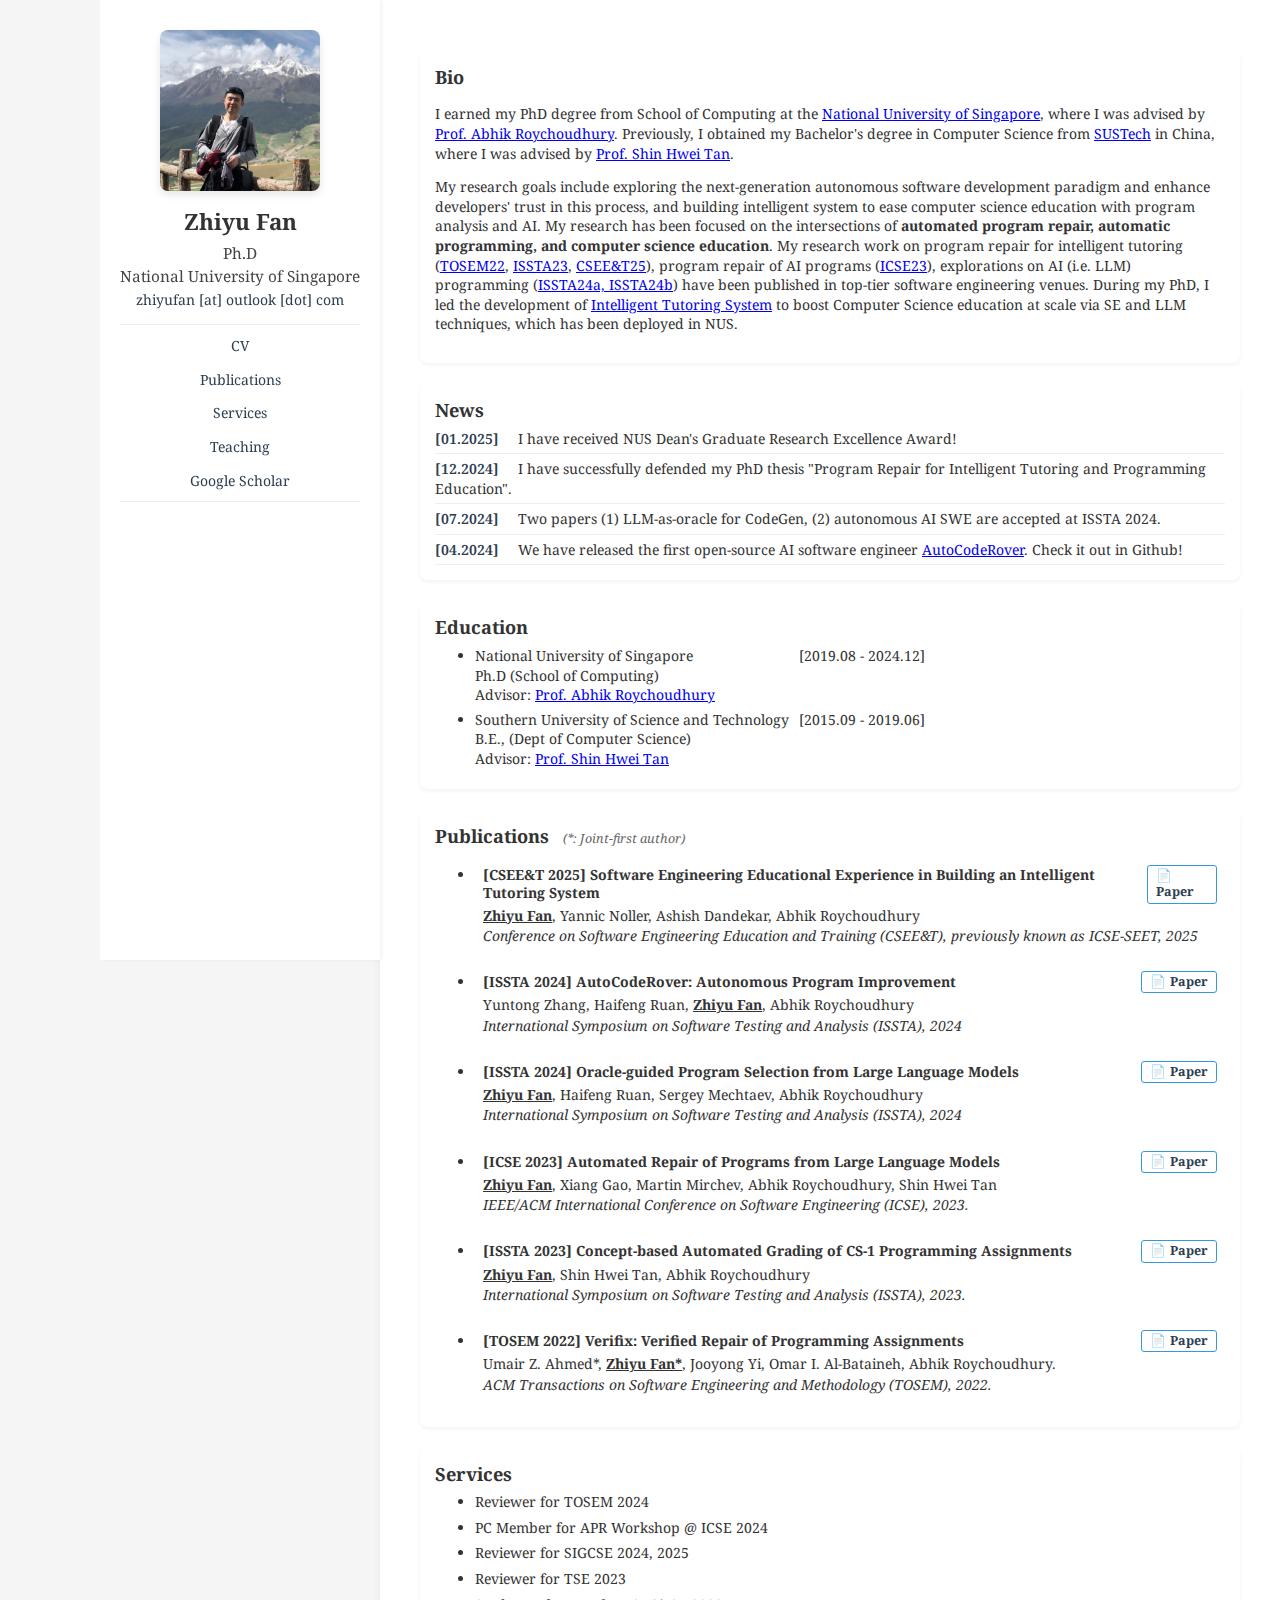
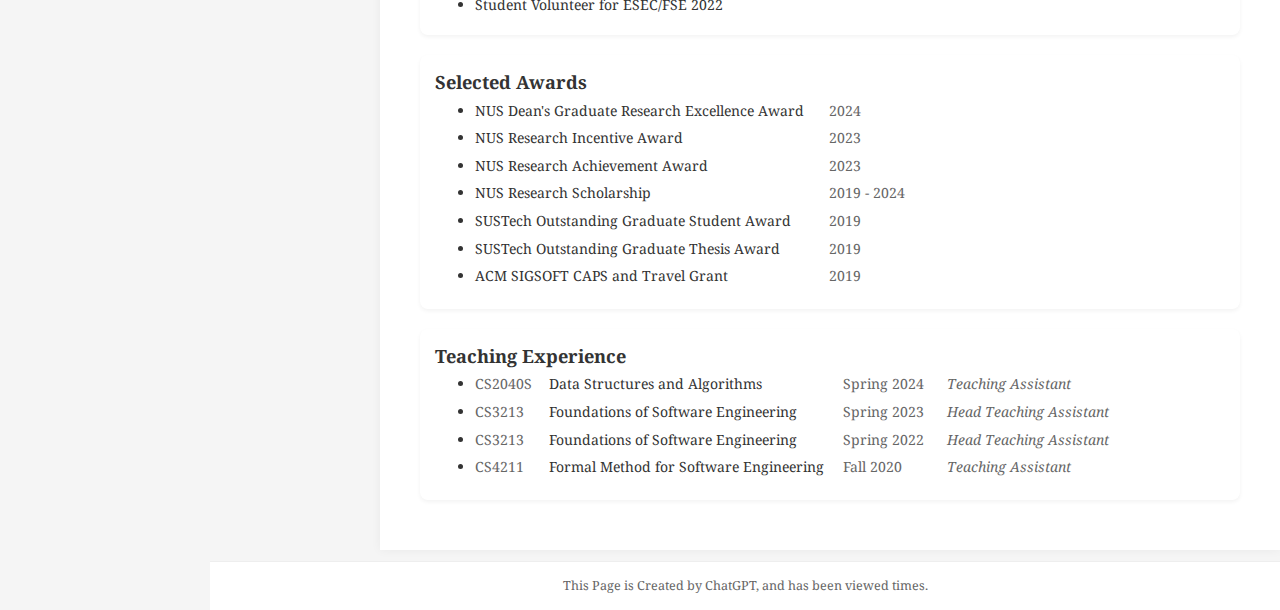
<file: index.html>
<!DOCTYPE html>
<html>

<head>
  <title>Zhiyu Fan</title>
  <meta name="viewport" content="width=device-width, initial-scale=1">
  <link rel="stylesheet" href="style.css">
  <script async src="//busuanzi.ibruce.info/busuanzi/2.3/busuanzi.pure.mini.js">
  </script> 
  <meta name="description" content="Zhiyu Fan's academic homepage - Research in Software Engineering and AI">
  <meta name="keywords" content="Zhiyu Fan, Software Engineering, AI, Program Repair">
  <link rel="preconnect" href="https://fonts.googleapis.com">
  <link rel="preconnect" href="https://fonts.gstatic.com" crossorigin>
  <link href="https://fonts.googleapis.com/css2?family=Noto+Serif:wght@400;600&display=swap" rel="stylesheet">
</head>

<body>
  <header>

    <div class="profile">
      <img src="files/photo.jpg" alt="Zhiyu Fan" class="profile-image" loading="lazy">
      <div class="profile-text">
        <h1>Zhiyu Fan</h1>
        <h2> Ph.D</h2>
        <h2>National University of Singapore</h2>
        <address>
          <script type="text/javascript">
            var parts = ['zhiyu', 'fan', 'outlook'];
            document.write(
              '<span class="email">' + 
              parts[0] + parts[1] + ' [at] ' + parts[2] + ' [dot] ' + 'com' +
              '</span>'
            );
          </script>
          <noscript>
            <span class="email">zhiyufan [at] outlook [dot] com</span>
          </noscript>
        </address>
        <div class="navbar">
          <a href="files/cv.pdf">CV</a>
          <a href="#publications">Publications</a>
          <!-- <a href="projects.html">Projects</a> -->
          <a href="#services">Services</a>
          <a href="#teaching">Teaching</a>
          <a href="https://scholar.google.com/citations?user=FDeRRkIAAAAJ&hl=en">Google Scholar</a>
        </div>
        </div>
      
    </div>
    
  </header>
  
  <main>
    <section>
      <h2>Bio</h2>
      <p>I earned my PhD degree from School of Computing at the <a href="https://www.nus.edu.sg/">National University of
          Singapore</a>, where I was advised by <a href="https://abhikrc.com/">Prof. Abhik Roychoudhury</a></span>. Previously, I obtained my Bachelor's degree in Computer
        Science from <a href="https://www.sustech.edu.cn/en/">SUSTech<a> in
            China, where I was advised by <a href="https://shinhwei.com/">Prof. Shin Hwei Tan</a>.</p>
      <p>My research goals include exploring the next-generation autonomous software development paradigm and enhance developers' trust in this process, and building intelligent system to ease computer science education with program analysis and AI. My research has been focused on the intersections of <strong>automated program repair, automatic programming, and computer science education</strong>.
         My research work on program repair for intelligent tutoring (<a href="files/TOSEM2022.pdf">TOSEM22</a>, <a href="files/ISSTA2023.pdf">ISSTA23</a>, <a href="https://arxiv.org/pdf/2310.05472">CSEE&T25</a>), program repair of AI programs (<a href="files/ICSE2023.pdf">ICSE23</a>), explorations on AI (i.e. LLM) programming (<a href="files/ISSTA2024b.pdf">ISSTA24a, ISSTA24b</a>) have been published in top-tier software engineering venues. During my PhD, I led the development of <a href="projects.html">Intelligent Tutoring System</a> to boost Computer Science education at scale via SE and LLM techniques, which has been deployed in NUS.
      <!-- Detail can be found at <a href="projects.html">[Projects]</a>. -->
      </p>
      </section>

    <section class="news">
      <h2>News</h2>
      <div class="news-item">
        <span class="news-date">[01.2025]</span>
        <span class="news-content">I have received NUS Dean's Graduate Research Excellence Award!</span>
      </div>
      <div class="news-item">
        <span class="news-date">[12.2024]</span>
        <span class="news-content">I have successfully defended my PhD thesis "Program Repair for Intelligent Tutoring and Programming Education".</span>
      </div>
      <div class="news-item">
        <span class="news-date">[07.2024]</span>
        <span class="news-content">Two papers (1) LLM-as-oracle for CodeGen, (2) autonomous AI SWE are accepted at ISSTA 2024.</span>
      </div>
      <div class="news-item">
        <span class="news-date">[04.2024]</span>
        <span class="news-content">We have released the first open-source AI software engineer <a href="https://github.com/nus-apr/auto-code-rover">AutoCodeRover</a>. Check it out in Github!</span>
      </div>
    </section>

    <section>
      <h2>Education</h2>
      <ul>
        <li class="education">
          
          <span class="education-university">National University of Singapore</span>      
          <span class="education-dates">[2019.08 - 2024.12] </span><br>
          <span class="education-degree">Ph.D (School of Computing)</span><br>
          <span class="education-advisor">Advisor: <a href="https://abhikrc.com/">Prof. Abhik Roychoudhury</a></span>
        </li>
        <li class="education">
          <span class="education-university">Southern University of Science and Technology</span>
          <span class="education-dates">[2015.09 - 2019.06]</span><br>
          <span class="education-degree">B.E., (Dept of Computer Science)</span><br>
          <span class="education-advisor">Advisor: <a href="http://www.shinhwei.com/">Prof. Shin Hwei Tan</a></span>
        </li>
      </ul>
    </section>
    <section id="publications">
      <h2>Publications</h2> <a>(*: Joint-first author)</a>

      <ul>
      
        <li>
          <div class="publication">
            <h4 class="publication-title">[CSEE&T 2025] Software Engineering Educational Experience in Building an Intelligent Tutoring System
              <a href="https://arxiv.org/pdf/2310.05472" target="_blank" class="publication-link">Paper</a>
            </h4>
            <p class="publication-authors"><strong><u>Zhiyu Fan</u></strong>, Yannic Noller, Ashish Dandekar, Abhik Roychoudhury</p>
            <p class="publication-details">Conference on Software Engineering Education and Training (CSEE&T), previously known as ICSE-SEET, 2025</p>
            <!-- <p>(One line abstract) An modular and extensible feedback generation system that consist of advanced research ideas from APR and LLM</p> -->
          </div>
        </li>
       <li>
           <div class="publication">
            <h4 class="publication-title">[ISSTA 2024] AutoCodeRover: Autonomous Program Improvement
              <a href="files/ISSTA2024a.pdf" target="_blank" class="publication-link">Paper</a>
            </h4>
            <p class="publication-authors">Yuntong Zhang, Haifeng Ruan, <strong><u>Zhiyu Fan</u></strong>, Abhik Roychoudhury</p>
            <p class="publication-details">International Symposium on Software Testing and Analysis (ISSTA), 2024</p>
            <!-- <p>(One line abstract) Natural language as program specification, equip LLMs with <i>debugging</i> capability to resolve real-world Github Issues</p> -->
          </div>
       </li>
       <li>
           <div class="publication">
            <h4 class="publication-title">[ISSTA 2024] Oracle-guided Program Selection from Large Language Models 
              <a href="files/ISSTA2024b.pdf" target="_blank" class="publication-link">Paper</a>
            </h4>
            <p class="publication-authors"> <strong><u>Zhiyu Fan</u></strong>, Haifeng Ruan, Sergey Mechtaev, Abhik Roychoudhury</p>
            <p class="publication-details">International Symposium on Software Testing and Analysis (ISSTA), 2024</p>
            <!-- <p>(One line abstract) LLMs can effectively work as oracle to select correct AI-programs regard natural language description</p> -->
          </div>
      </li>
        <li>
          <div class="publication">
            <h4 class="publication-title">[ICSE 2023] Automated Repair of Programs from Large Language Models
              <a href="files/ICSE2023.pdf" target="_blank" class="publication-link">Paper</a>
            </h4>
            <p class="publication-authors"><strong><u>Zhiyu Fan</u></strong>, Xiang Gao, Martin Mirchev, Abhik
              Roychoudhury, Shin Hwei Tan</p>
            <p class="publication-details">IEEE/ACM International Conference on Software Engineering (ICSE), 2023.
            </p>
            <!-- <p>(One line abstract) The first systematic study of LLM for APR and APR of LLM-generated programs -->
          </div>
        </li>
        <li>
          <div class="publication">
            <h4 class="publication-title">[ISSTA 2023] Concept-based Automated Grading of CS-1 Programming Assignments
              <a href="files/ISSTA2023.pdf" target="_blank" class="publication-link">Paper</a>
            </h4>
            <p class="publication-authors"><strong><u>Zhiyu Fan</u></strong>, Shin Hwei Tan, Abhik Roychoudhury</p>
            <p class="publication-details">International Symposium on Software Testing and Analysis (ISSTA), 2023.</p>
            <!-- <p>(One line abstract) We proposed the notion of a concept graph for grading and providing feedback for programming assignments</p> -->
          </div>
        </li>
        <li>
          <div class="publication">
            <h4 class="publication-title">[TOSEM 2022] Verifix: Verified Repair of Programming Assignments
              <a href="files/TOSEM2022.pdf" target="_blank" class="publication-link">Paper</a>
            </h4>
            </h4>
            <p class="publication-authors">Umair Z. Ahmed*, <strong><u>Zhiyu Fan*</u></strong>, Jooyong Yi, Omar I.
              Al-Bataineh, Abhik Roychoudhury.</p>
            <p class="publication-details">ACM Transactions on Software Engineering and Methodology (TOSEM), 2022.</p>
            <!-- <p>(One line abstract) Verified patches (guaranteed correctness and minimal changes) as feedback to student, avoiding misleading guidance.</p> -->
          </div>
        </li>
      </ul>

    </section>

    <section id="services">
      <h2>Services</h2>
      <ul>
        <li class="service"><span class="service-title">Reviewer for TOSEM 2024</span></li>
        <li class="service"><span class="service-title">PC Member for APR Workshop @ ICSE 2024</span></li>
        <li class="service"><span class="service-title">Reviewer for SIGCSE 2024, 2025</span></li>
        <li class="service"><span class="service-title">Reviewer for TSE 2023</span></li>
        <li class="service"><span class="service-title">Student Volunteer for ESEC/FSE 2022</span></li>
      </ul>
    </section>

    <section id="honors">
      <h2>Selected Awards</h2>
      <ul>
        <li class="honor">
          <span class="honor-title">NUS Dean's Graduate Research Excellence Award</span>
          <span class="honor-year">2024</span>
        </li>

        <li class="honor">
          <span class="honor-title">NUS Research Incentive Award</span> 
          <span class="honor-year">2023</span>
        </li>

        <li class="honor">
          <span class="honor-title">NUS Research Achievement Award</span> 
          <span class="honor-year">2023</span>
        </li>

        <li class="honor">
          <span class="honor-title">NUS Research Scholarship</span>
          <span class="honor-year">2019 - 2024</span>
         </li>

        <li class="honor">
          <span class="honor-title">SUSTech Outstanding Graduate Student Award</span> 
          <span class="honor-year">2019</span>
        </li>

        <li class="honor">
          <span class="honor-title">SUSTech Outstanding Graduate Thesis Award</span> 
          <span class="honor-year">2019</span>
        </li>

        <li class="honor">
          <span class="honor-title">ACM SIGSOFT CAPS and Travel Grant</span> 
          <span class="honor-year">2019</span>
        </li>
      </ul>
    </section>

    <section id="teaching">
      <h2>Teaching Experience</h2>
      <ul>
        <li class="teaching">
          <span class="teaching-code">CS2040S</span>
          <span class="teaching-title">Data Structures and Algorithms</span>
          <span class="teaching-year">Spring 2024</span>
          <span class="teaching-role">Teaching Assistant</span>
        </li>
        <li class="teaching">
          <span class="teaching-code">CS3213</span>
          <span class="teaching-title">Foundations of Software Engineering</span>
          <span class="teaching-year">Spring 2023</span>
          <span class="teaching-role">Head Teaching Assistant</span>
        </li>
        <li class="teaching">
          <span class="teaching-code">CS3213</span>
          <span class="teaching-title">Foundations of Software Engineering</span>
          <span class="teaching-year">Spring 2022</span>
          <span class="teaching-role">Head Teaching Assistant</span>
        </li>
        <li class="teaching">
          <span class="teaching-code">CS4211</span>
          <span class="teaching-title">Formal Method for Software Engineering</span>
          <span class="teaching-year">Fall 2020</span>
          <span class="teaching-role">Teaching Assistant</span>
        </li>
      </ul>
    </section>
  </main>
</body>
<footer>
  <span id="busuanzi_container_site_pv">This Page is Created by ChatGPT, and has been viewed <span id="busuanzi_value_site_pv"></span> times.
</span>
</footer>

</html>
</file>
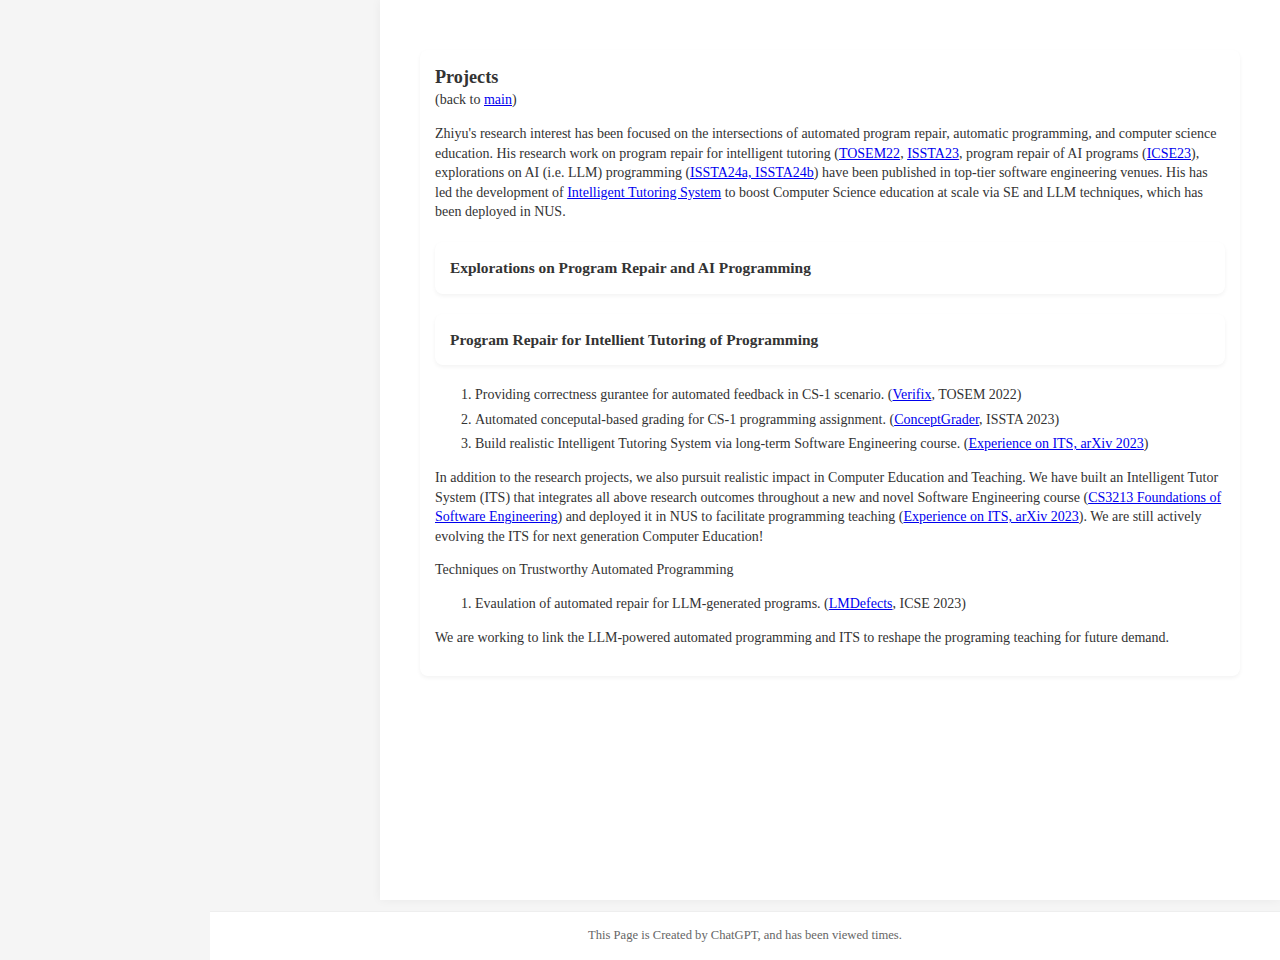
<file: projects.html>
<!DOCTYPE html>
<html>

<head>
  <title>Projects</title>
  <meta name="viewport" content="width=device-width, initial-scale=1">
  <link rel="stylesheet" href="style.css">
  <script async src="//busuanzi.ibruce.info/busuanzi/2.3/busuanzi.pure.mini.js">
  </script>
</head>

<body>
  <main>
    <section>
      <h2>Projects</h2> (back to <a href="index.html">main</a>)
      <p>Zhiyu's research interest has been focused on the intersections of automated program repair, automatic programming, and computer science education. His research work on program repair for intelligent tutoring (<a href="files/TOSEM2022.pdf">TOSEM22</a>, <a href="files/ISSTA2023.pdf">ISSTA23</a>, program repair of AI programs (<a href="files/ICSE2023.pdf">ICSE23</a>), explorations on AI (i.e. LLM) programming (<a href="files/ISSTA2024b.pdf">ISSTA24a, ISSTA24b</a>) have been published in top-tier software engineering venues. His has led the development of <a href="projects.html">Intelligent Tutoring System</a> to boost Computer Science education at scale via SE and LLM techniques, which has been deployed in NUS.
      </p>

      <section>
        <h3>Explorations on Program Repair and AI Programming</h3>
      </section>

      <section>
        <h3>Program Repair for Intellient Tutoring of Programming</h3>
      </section>
      
      <ol>
        <li>Providing correctness gurantee for automated feedback in CS-1 scenario. (<a href="files/TOSEM2022.pdf">Verifix</a>, TOSEM 2022)</li>
        <li>Automated conceputal-based grading for CS-1 programming assignment. (<a href="files/ISSTA2023.pdf">ConceptGrader</a>, ISSTA 2023)</li>
        <li>Build realistic Intelligent Tutoring System via long-term Software Engineering course. (<a href="https://arxiv.org/pdf/2310.05472">Experience on ITS, arXiv 2023</a>)</li>
      </ol>
      <p>In addition to the research projects, we also pursuit realistic impact in Computer Education and Teaching. We have built an Intelligent Tutor System (ITS) that integrates all above research outcomes throughout a new and novel Software Engineering course (<a href="https://cs3213-fse.github.io">CS3213 Foundations of Software Engineering</a>) and deployed it in NUS to facilitate programming teaching (<a href="https://arxiv.org/pdf/2310.05472">Experience on ITS, arXiv 2023</a>). We are still actively evolving the ITS for next generation Computer Education!
      </p>
      <p>Techniques on Trustworthy Automated Programming</p>
      <ol>
        <li>Evaulation of automated repair for LLM-generated programs. (<a href="files/ICSE2023.pdf">LMDefects</a>, ICSE 2023)</li>
      </ol>
      <p>We are working to link the LLM-powered automated programming and ITS to reshape the programing teaching for future demand.</p>
    </section>
  </main>
</body>
<footer>
  <span id="busuanzi_container_site_pv">This Page is Created by ChatGPT, and has been viewed <span id="busuanzi_value_site_pv"></span> times.
</span>
</footer>

</html>
</file>
<file: style.css>
/* 基础布局重设 */
body {
  font-family: "Noto Serif", serif;
  line-height: 1.4;
  color: #333;
  margin: 0;
  background-color: #f5f5f5;
  font-size: 14px;
  display: flex;
  min-height: 100vh;
  position: relative;
  padding: 0 0 60px 40px;
}

/* 左侧个人信息栏 */
header {
  flex: 0 0 250px;
  padding: 30px 20px;
  background-color: white;
  box-shadow: 2px 0 4px rgba(0,0,0,0.05);
  position: fixed;
  height: 100vh;
  overflow-y: auto;
  z-index: 100;
  left: 100px;
  top: 0;
}

/* 右侧主要内容区域 */
main {
  flex: 1;
  padding: 30px 40px;
  margin-left: 340px;
  max-width: 900px;
  background-color: white;
  min-height: calc(100vh - 60px);
  box-shadow: 0 0 10px rgba(0,0,0,0.05);
}

/* 个人信息区域样式 */
.profile {
  display: flex;
  flex-direction: column;
  align-items: center;
  text-align: center;
}

.profile-image {
  width: 160px;
  margin-bottom: 15px;
  border-radius: 8px;
  box-shadow: 0 4px 8px rgba(0,0,0,0.1);
}

/* 导航栏样式 */
.navbar {
  margin-top: 15px;
  padding: 8px 0;
  display: flex;
  flex-direction: column;
  gap: 8px;
  align-items: center;
  border-top: 1px solid #eee;
  border-bottom: 1px solid #eee;
}

.navbar a {
  color: #2c3e50;
  text-decoration: none;
  padding: 3px 8px;
  transition: color 0.2s ease;
  width: 100%;
  text-align: center;
}

.navbar a:hover {
  color: #3498db;
  background-color: #f8f9fa;
}

/* 响应式设计 */
@media (max-width: 768px) {
  /* 基础布局调整 */
  body {
    padding: 0;
    display: block;  /* 移除 flex 布局 */
  }
  
  /* header 调整 */
  header {
    position: relative;
    height: auto;
    width: 100%;
    left: 0;
    padding: 15px;
    margin: 0;
    box-shadow: 0 2px 4px rgba(0,0,0,0.1);
  }
  
  /* 主内容区域调整 */
  main {
    margin: 0;
    padding: 15px;
    width: 100%;
    box-shadow: none;
  }
  
  /* 个人信息区域调整 */
  .profile {
    flex-direction: column;
    align-items: center;
    text-align: center;
    padding: 10px;
  }
  
  .profile-image {
    width: 140px;  /* 稍微减小照片尺寸 */
    margin-bottom: 15px;
  }
  
  /* 导航栏调整 */
  .navbar {
    flex-direction: row;
    flex-wrap: wrap;
    justify-content: center;
    gap: 10px;
    padding: 10px 0;
  }
  
  .navbar a {
    width: auto;
    padding: 5px 10px;
    font-size: 0.95em;
  }
  
  /* footer 调整 */
  footer {
    position: relative;
    width: 100%;
    margin: 0;
    padding: 15px;
  }
  
  /* 内容区域通用调整 */
  section {
    margin: 15px 0;
    padding: 10px;
    border-radius: 0;
  }
  
  /* Teaching 部分调整 */
  .teaching {
    display: flex;
    flex-direction: column;
    gap: 3px;
    padding-left: 15px;
  }

  .teaching-year,
  .teaching-code,
  .teaching-title {
    width: auto;  /* 移除固定宽度 */
    display: block;
  }

  .teaching-role {
    color: #666;
    font-size: 0.9em;
  }

  /* Awards 部分调整 */
  .honor {
    flex-direction: column;
    gap: 3px;
    padding-left: 15px;
  }

  .honor-title {
    width: auto;
  }

  .honor-year {
    width: auto;
    text-align: left;
  }

  /* Education 部分调整 */
  .education-university {
    width: auto;
    display: block;
  }

  /* 调整标题间距 */
  section h2 {
    margin-bottom: 10px;
  }

  /* 优化列表样式 */
  ul {
    padding-left: 0;
  }

  /* 调整文本可读性 */
  p {
    line-height: 1.5;
  }
}

/* 更小屏幕的特殊处理 */
@media (max-width: 480px) {
  /* 调整字体大小 */
  body {
    font-size: 13px;
  }
  
  /* 调整内边距 */
  main {
    padding: 10px;
  }
  
  section {
    padding: 8px;
  }
  
  /* 导航栏进一步优化 */
  .navbar {
    gap: 5px;
  }
  
  .navbar a {
    padding: 4px 8px;
    font-size: 0.9em;
  }
}

/* 文章部分优化 */
section {
  margin: 20px 0;
  padding: 15px;
  background: white;
  border-radius: 8px;
  box-shadow: 0 2px 4px rgba(0,0,0,0.05);
}

/* 新闻部分优化 */
.news-item {
  padding: 5px 0;
  border-bottom: 1px solid #eee;
}

.news-date {
  color: #2c3e50;
  font-weight: 600;
  margin-right: 15px;
}

/* 出版物样式优化 */
.publication {
  padding: 8px;
  margin: 8px 0;
}

.publication-title {
  margin: 0 0 3px 0;
  font-size: 1em;
  line-height: 1.3;
}

.publication-authors {
  margin: 2px 0;
  line-height: 1.3;
}

.publication-details {
  margin: 2px 0;
  font-style: italic;
  line-height: 1.3;
}

.publication p {
  margin: 2px 0;
  line-height: 1.3;
}

/* 美化论文链接样式 */
.publication-link {
  display: inline-block;
  padding: 2px 8px;
  margin-left: 8px;
  font-size: 0.9em;
  color: #2c3e50;
  text-decoration: none;
  border: 1px solid #3498db;
  border-radius: 3px;
  transition: all 0.2s ease;
}

.publication-link:hover {
  background-color: #3498db;
  color: white;
  transform: translateY(-1px);
}

/* 可以添加图标 */
.publication-link::before {
  content: "📄";
  margin-right: 4px;
}

/* 调整标题和链接的布局 */
.publication-title {
  display: flex;
  align-items: center;
  justify-content: space-between;
  margin: 0 0 3px 0;
  line-height: 1.3;
}

/* 确保标题文本不会被链接挤压 */
.publication-title h4 {
  margin: 0;
  flex: 1;
  padding-right: 10px;
}

/* 调整文字间距 */
h1, h2, h3 {
  margin: 0;
}

/* 调整列表项间距 */
ul {
  margin: 5px 0;
}

li {
  margin-left: 0px;
  margin-bottom: 5px;
}

/* 调整教学经历和服务部分的间距 */
.teaching, .service, .honor {
  margin-bottom: 6px;
}

/* 调整字体大小 */
h1 { font-size: 1.8em; }
h2 { font-size: 1.3em; }
h3 { font-size: 1.1em; }

/* 修复邮件地址样式 */
address {
  font-style: normal;
  margin-bottom: 10px;
}

address a {
  text-decoration: none;
  color: #2c3e50;
}

address a:hover {
  color: #3498db;
}

/* Footer 样式 */
footer {
  position: absolute;
  bottom: 0;
  right: 0;
  width: calc(100% - 290px);
  margin-left: 290px;
  padding: 15px 40px;
  background-color: white;
  text-align: center;
  border-top: 1px solid #eee;
  font-size: 0.9em;
  color: #666;
}

/* 优化滚动条样式 */
::-webkit-scrollbar {
  width: 8px;
}

::-webkit-scrollbar-track {
  background: #f1f1f1;
}

::-webkit-scrollbar-thumb {
  background: #ccc;
  border-radius: 4px;
}

::-webkit-scrollbar-thumb:hover {
  background: #999;
}

.education-university {
  display: inline-block;
  width: 320px;
}
/* Selected Awards 样式调整 */
.honor {
  justify-content: space-between;
  align-items: baseline;
  margin-bottom: 8px;
  gap: 20px;  /* 标题和年份之间的最小间距 */
}

.honor-title {
  display: inline-block;
  width: 350px;
  flex: 1;  /* 让标题占据剩余空间 */
}

.honor-year {
  flex: 0 0 80px;  /* 固定年份宽度 */
  text-align: right;  /* 右对齐年份 */
  color: #666;  /* 稍微淡化年份颜色 */
}


.teaching {
  margin-bottom: 8px;
  position: relative;
}

.teaching-year {
  display: inline-block;
  width: 100px;
  color: #666;
}

.teaching-code {
  display: inline-block;
  width: 60px;
  color: #666;
  margin-right: 10px;
}

.teaching-title {
  display: inline-block;
  width: 280px;
  margin-right: 10px;
}

.teaching-role {
  color: #666;
  font-style: italic;
}

/* 调整 header 中的标题大小 */
.profile h1 {
  font-size: 1.6em;
  margin-bottom: 5px;
}

.profile h2 {
  font-size: 1.1em;  /* 减小 h2 的字体大小 */
  color: #444;       /* 稍微淡化颜色 */
  font-weight: normal; /* 减轻字重 */
  margin: 2px 0;     /* 减小间距 */
}

/* Publications 标题样式 */
#publications h2 {
  display: inline-block;
  margin-right: 10px;  /* 添加一些间距 */
}

#publications h2 + a {
  font-size: 0.9em;    /* 稍微小一点的字体 */
  color: #666;         /* 淡化颜色 */
  font-style: italic;  /* 斜体 */
}

/* 邮件地址样式 */
.email {
  color: #2c3e50;
  cursor: default;  /* 移除鼠标手型指针 */
  user-select: all; /* 允许用户一次性选择全部文本 */
}
</file>
